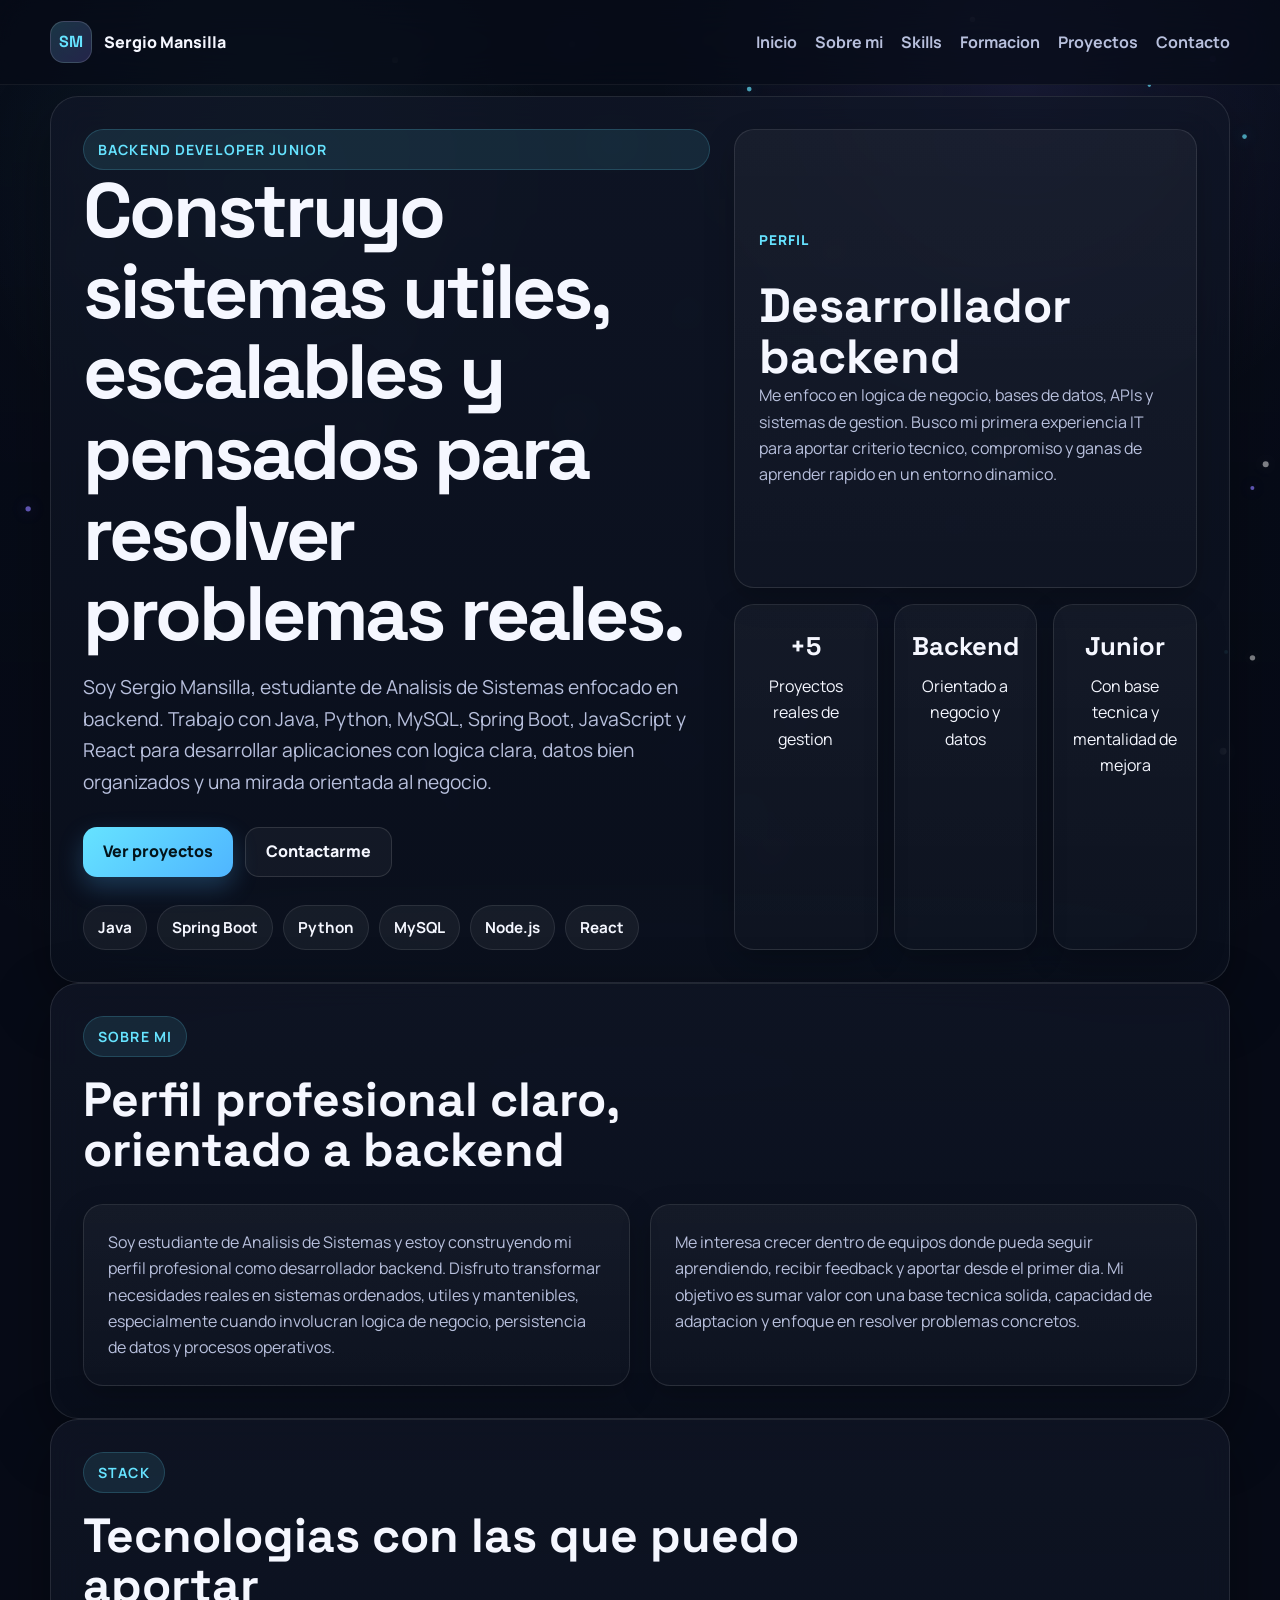
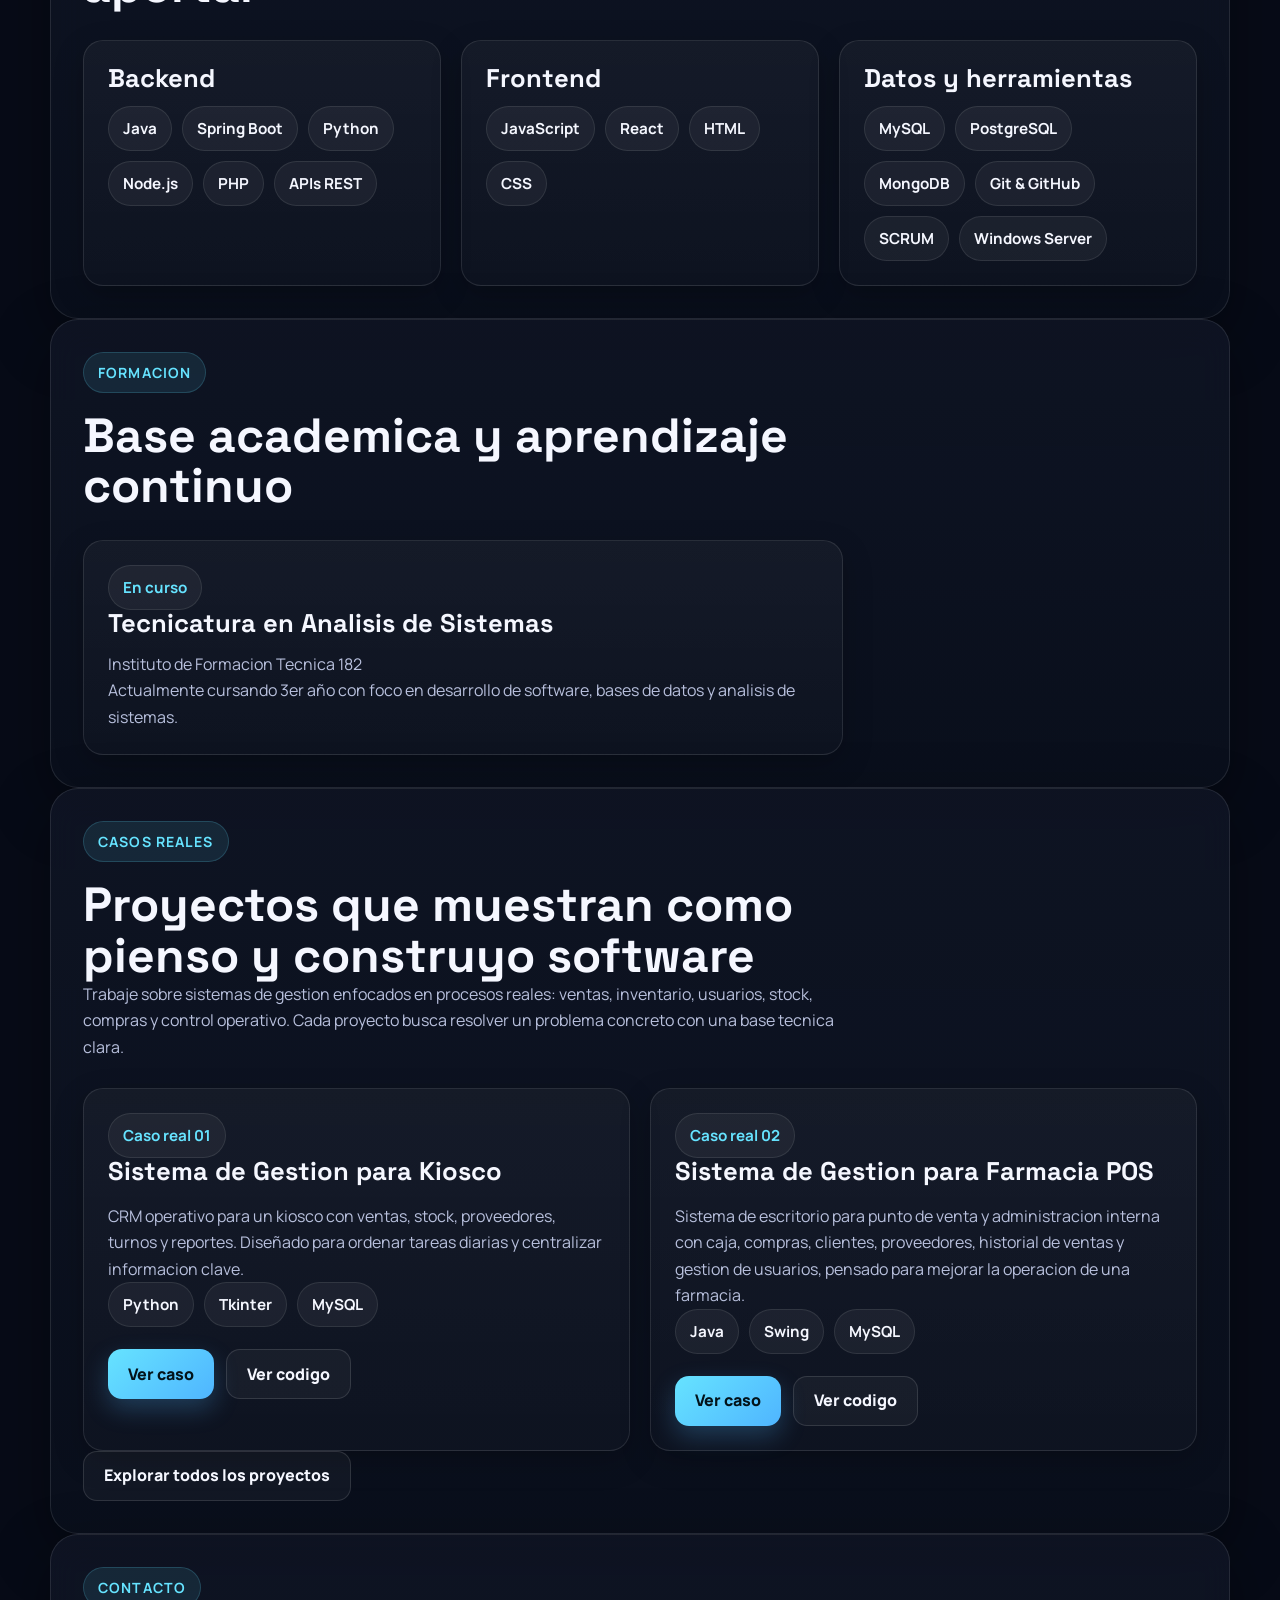
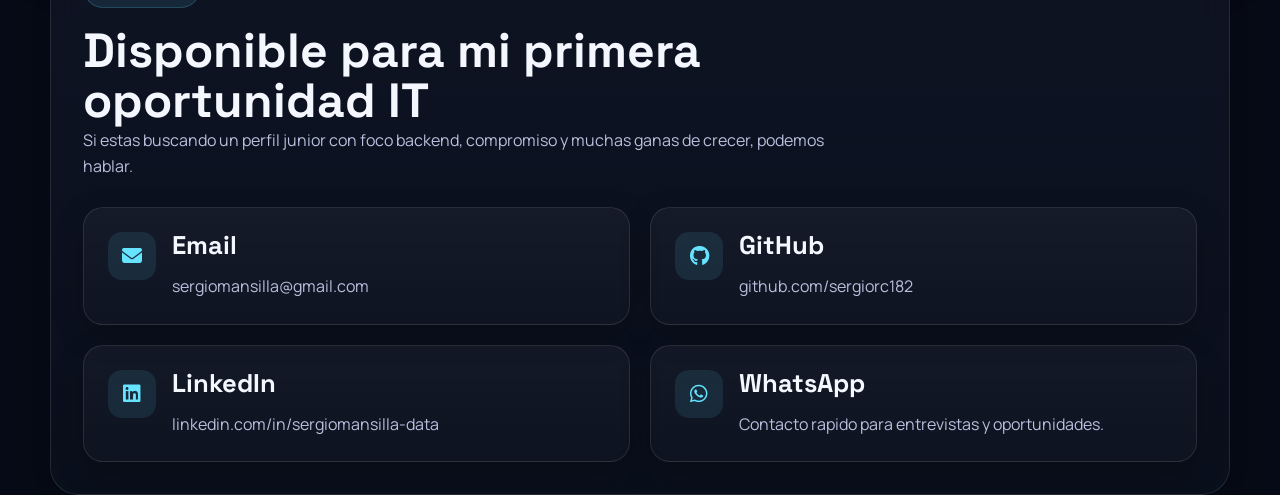
<file: index.html>
<!DOCTYPE html>
<html lang="es">
<head>
    <meta charset="UTF-8">
    <meta name="viewport" content="width=device-width, initial-scale=1.0">
    <title>Sergio Mansilla | Desarrollador Backend Junior | Java | Spring Boot | Python</title>
    <meta name="description" content="Portfolio de Sergio Mansilla, estudiante de Analisis de Sistemas enfocado en desarrollo backend con Java, Python, MySQL y Spring Boot.">
    <link rel="preconnect" href="https://fonts.googleapis.com">
    <link rel="preconnect" href="https://fonts.gstatic.com" crossorigin>
    <link href="https://fonts.googleapis.com/css2?family=Manrope:wght@400;500;700;800&family=Space+Grotesk:wght@500;700&display=swap" rel="stylesheet">
    <link rel="stylesheet" href="https://cdnjs.cloudflare.com/ajax/libs/font-awesome/6.4.0/css/all.min.css">
    <link rel="stylesheet" href="css/style.css">
</head>
<body data-page="home">
    <nav class="navbar">
        <div class="nav-inner">
            <a href="index.html" class="brand">
                <span class="brand-mark">SM</span>
                <span class="brand-text">Sergio Mansilla</span>
            </a>
            <button class="menu-toggle" type="button" aria-label="Abrir menu" aria-expanded="false" aria-controls="main-menu">
                <span></span>
                <span></span>
                <span></span>
            </button>
            <ul id="main-menu">
                <li><a href="#hero">Inicio</a></li>
                <li><a href="#about">Sobre mi</a></li>
                <li><a href="#skills">Skills</a></li>
                <li><a href="#education">Formacion</a></li>
                <li><a href="#projects">Proyectos</a></li>
                <li><a href="#contact">Contacto</a></li>
            </ul>
        </div>
    </nav>

    <main>
        <section id="hero" class="hero section-shell">
            <div class="hero-copy reveal">
                <span class="eyebrow">Backend Developer Junior</span>
                <h1 class="title">Construyo sistemas utiles, escalables y pensados para resolver problemas reales.</h1>
                <p class="subtitle">
                    Soy Sergio Mansilla, estudiante de Analisis de Sistemas enfocado en backend. Trabajo con Java, Python,
                    MySQL, Spring Boot, JavaScript y React para desarrollar aplicaciones con logica clara, datos bien organizados
                    y una mirada orientada al negocio.
                </p>
                <div class="hero-actions">
                    <a href="proyectos.html" class="button button-primary">Ver proyectos</a>
                    <a href="#contact" class="button button-secondary">Contactarme</a>
                </div>
                <div class="hero-tech">
                    <span>Java</span>
                    <span>Spring Boot</span>
                    <span>Python</span>
                    <span>MySQL</span>
                    <span>Node.js</span>
                    <span>React</span>

                </div>
            </div>

            <div class="hero-panel reveal">
                <div class="hero-card hero-card-main">
                    <p class="hero-card-label">Perfil</p>
                    <h2>Desarrollador backend</h2>
                    <p>
                        Me enfoco en logica de negocio, bases de datos, APIs y sistemas de gestion.
                        Busco mi primera experiencia IT para aportar criterio tecnico, compromiso y ganas de aprender rapido en un entorno dinamico.
                    </p>
                </div>
                <div class="hero-metrics">
                    <article class="metric-card reveal">
                        <strong>+5</strong>
                        <span>Proyectos reales de gestion</span>
                    </article>
                    <article class="metric-card reveal">
                        <strong>Backend</strong>
                        <span>Orientado a negocio y datos</span>
                    </article>
                    <article class="metric-card reveal">
                        <strong>Junior</strong>
                        <span>Con base tecnica y mentalidad de mejora</span>
                    </article>
                </div>
            </div>
        </section>

        <section id="about" class="section-shell">
            <div class="section-heading reveal">
                <span class="eyebrow">Sobre mi</span>
                <h2>Perfil profesional claro, orientado a backend</h2>
            </div>
            <div class="about-grid">
                <article class="info-card reveal">
                    <p>
                        Soy estudiante de Analisis de Sistemas y estoy construyendo mi perfil profesional como desarrollador backend.
                        Disfruto transformar necesidades reales en sistemas ordenados, utiles y mantenibles, especialmente cuando
                        involucran logica de negocio, persistencia de datos y procesos operativos.
                    </p>
                </article>
                <article class="info-card reveal">
                    <p>
                        Me interesa crecer dentro de equipos donde pueda seguir aprendiendo, recibir feedback y aportar desde el primer dia.
                        Mi objetivo es sumar valor con una base tecnica solida, capacidad de adaptacion y enfoque en resolver problemas concretos.
                    </p>
                </article>
            </div>
        </section>

        <section id="skills" class="section-shell">
            <div class="section-heading reveal">
                <span class="eyebrow">Stack</span>
                <h2>Tecnologias con las que puedo aportar</h2>
            </div>
            <div class="skills-layout">
                <article class="skill-group reveal">
                    <h3>Backend</h3>
                    <div class="badge-grid">
                        <span class="skill-badge">Java</span>
                        <span class="skill-badge">Spring Boot</span>
                        <span class="skill-badge">Python</span>
                        <span class="skill-badge">Node.js</span>
                        <span class="skill-badge">PHP</span>
                        <span class="skill-badge">APIs REST</span>
                    </div>
                </article>
                <article class="skill-group reveal">
                    <h3>Frontend</h3>
                    <div class="badge-grid">
                        <span class="skill-badge">JavaScript</span>
                        <span class="skill-badge">React</span>
                        <span class="skill-badge">HTML</span>
                        <span class="skill-badge">CSS</span>
                    </div>
                </article>
                <article class="skill-group reveal">
                    <h3>Datos y herramientas</h3>
                    <div class="badge-grid">
                        <span class="skill-badge">MySQL</span>
                        <span class="skill-badge">PostgreSQL</span>
                        <span class="skill-badge">MongoDB</span>
                        <span class="skill-badge">Git & GitHub</span>
                        <span class="skill-badge">SCRUM</span>
                        <span class="skill-badge">Windows Server</span>
                    </div>
                </article>
            </div>
        </section>

        <section id="education" class="section-shell">
            <div class="section-heading reveal">
                <span class="eyebrow">Formacion</span>
                <h2>Base academica y aprendizaje continuo</h2>
            </div>
            <div class="timeline-card reveal">
                <span class="timeline-tag">En curso</span>
                <h3>Tecnicatura en Analisis de Sistemas</h3>
                <p>Instituto de Formacion Tecnica 182</p>
                <p>Actualmente cursando 3er año con foco en desarrollo de software, bases de datos y analisis de sistemas.</p>
            </div>
        </section>

        <section id="projects" class="section-shell">
            <div class="section-heading reveal">
                <span class="eyebrow">Casos reales</span>
                <h2>Proyectos que muestran como pienso y construyo software</h2>
                <p>
                    Trabaje sobre sistemas de gestion enfocados en procesos reales: ventas, inventario, usuarios, stock,
                    compras y control operativo. Cada proyecto busca resolver un problema concreto con una base tecnica clara.
                </p>
            </div>
            <div class="project-preview-grid">
                <article class="feature-project reveal">
                    <div class="feature-project-top">
                        <span class="feature-project-tag">Caso real 01</span>
                        <h3>Sistema de Gestion para Kiosco</h3>
                    </div>
                    <p>
                        CRM operativo para un kiosco con ventas, stock, proveedores, turnos y reportes.
                        Diseñado para ordenar tareas diarias y centralizar informacion clave.
                    </p>
                    <div class="inline-badges">
                        <span>Python</span>
                        <span>Tkinter</span>
                        <span>MySQL</span>
                    </div>
                    <div class="project-actions">
                        <a href="proyecto-kiosco.html" class="button button-primary">Ver caso</a>
                        <a href="https://github.com/sergiorc182/Kiosco-CRM" class="button button-secondary" target="_blank" rel="noopener noreferrer">Ver codigo</a>
                    </div>
                </article>
                <article class="feature-project reveal">
                    <div class="feature-project-top">
                        <span class="feature-project-tag">Caso real 02</span>
                        <h3>Sistema de Gestion para Farmacia POS</h3>
                    </div>
                    <p>
                        Sistema de escritorio para punto de venta y administracion interna con caja, compras,
                        clientes, proveedores, historial de ventas y gestion de usuarios, pensado para mejorar la operacion de una farmacia.
                    </p>
                    <div class="inline-badges">
                        <span>Java</span>
                        <span>Swing</span>
                        <span>MySQL</span>
                    </div>
                    <div class="project-actions">
                        <a href="proyecto-farmacia.html" class="button button-primary">Ver caso</a>
                        <a href="https://github.com/sergiorc182/Sistema-Farmacia-POS" class="button button-secondary" target="_blank" rel="noopener noreferrer">Ver codigo</a>
                    </div>
                </article>
            </div>
            <div class="projects-cta reveal">
                <a href="proyectos.html" class="button button-secondary">Explorar todos los proyectos</a>
            </div>
        </section>

        <section id="contact" class="section-shell">
            <div class="section-heading reveal">
                <span class="eyebrow">Contacto</span>
                <h2>Disponible para mi primera oportunidad IT</h2>
                <p>
                    Si estas buscando un perfil junior con foco backend, compromiso y muchas ganas de crecer, podemos hablar.
                </p>
            </div>
            <div class="contact-grid">
                <a class="contact-card reveal" href="mailto:yuthielmansillarc@gmail.com?subject=Contacto%20desde%20tu%20portfolio" target="_blank" rel="noopener noreferrer">
                    <i class="fas fa-envelope"></i>
                    <div>
                        <h3>Email</h3>
                        <p>sergiomansilla@gmail.com</p>
                    </div>
                </a>
                <a class="contact-card reveal" href="https://github.com/sergiorc182" target="_blank" rel="noopener noreferrer">
                    <i class="fab fa-github"></i>
                    <div>
                        <h3>GitHub</h3>
                        <p>github.com/sergiorc182</p>
                    </div>
                </a>
                <a class="contact-card reveal" href="https://www.linkedin.com/in/sergiomansilla-data" target="_blank" rel="noopener noreferrer">
                    <i class="fab fa-linkedin"></i>
                    <div>
                        <h3>LinkedIn</h3>
                        <p>linkedin.com/in/sergiomansilla-data</p>
                    </div>
                </a>
                <a class="contact-card reveal" href="https://wa.me/5491151040619" target="_blank" rel="noopener noreferrer">
                    <i class="fab fa-whatsapp"></i>
                    <div>
                        <h3>WhatsApp</h3>
                        <p>Contacto rapido para entrevistas y oportunidades.</p>
                    </div>
                </a>
            </div>
        </section>
    </main>

    <canvas id="background"></canvas>
    <script src="js/script.js"></script>
</body>
</html>
</file>
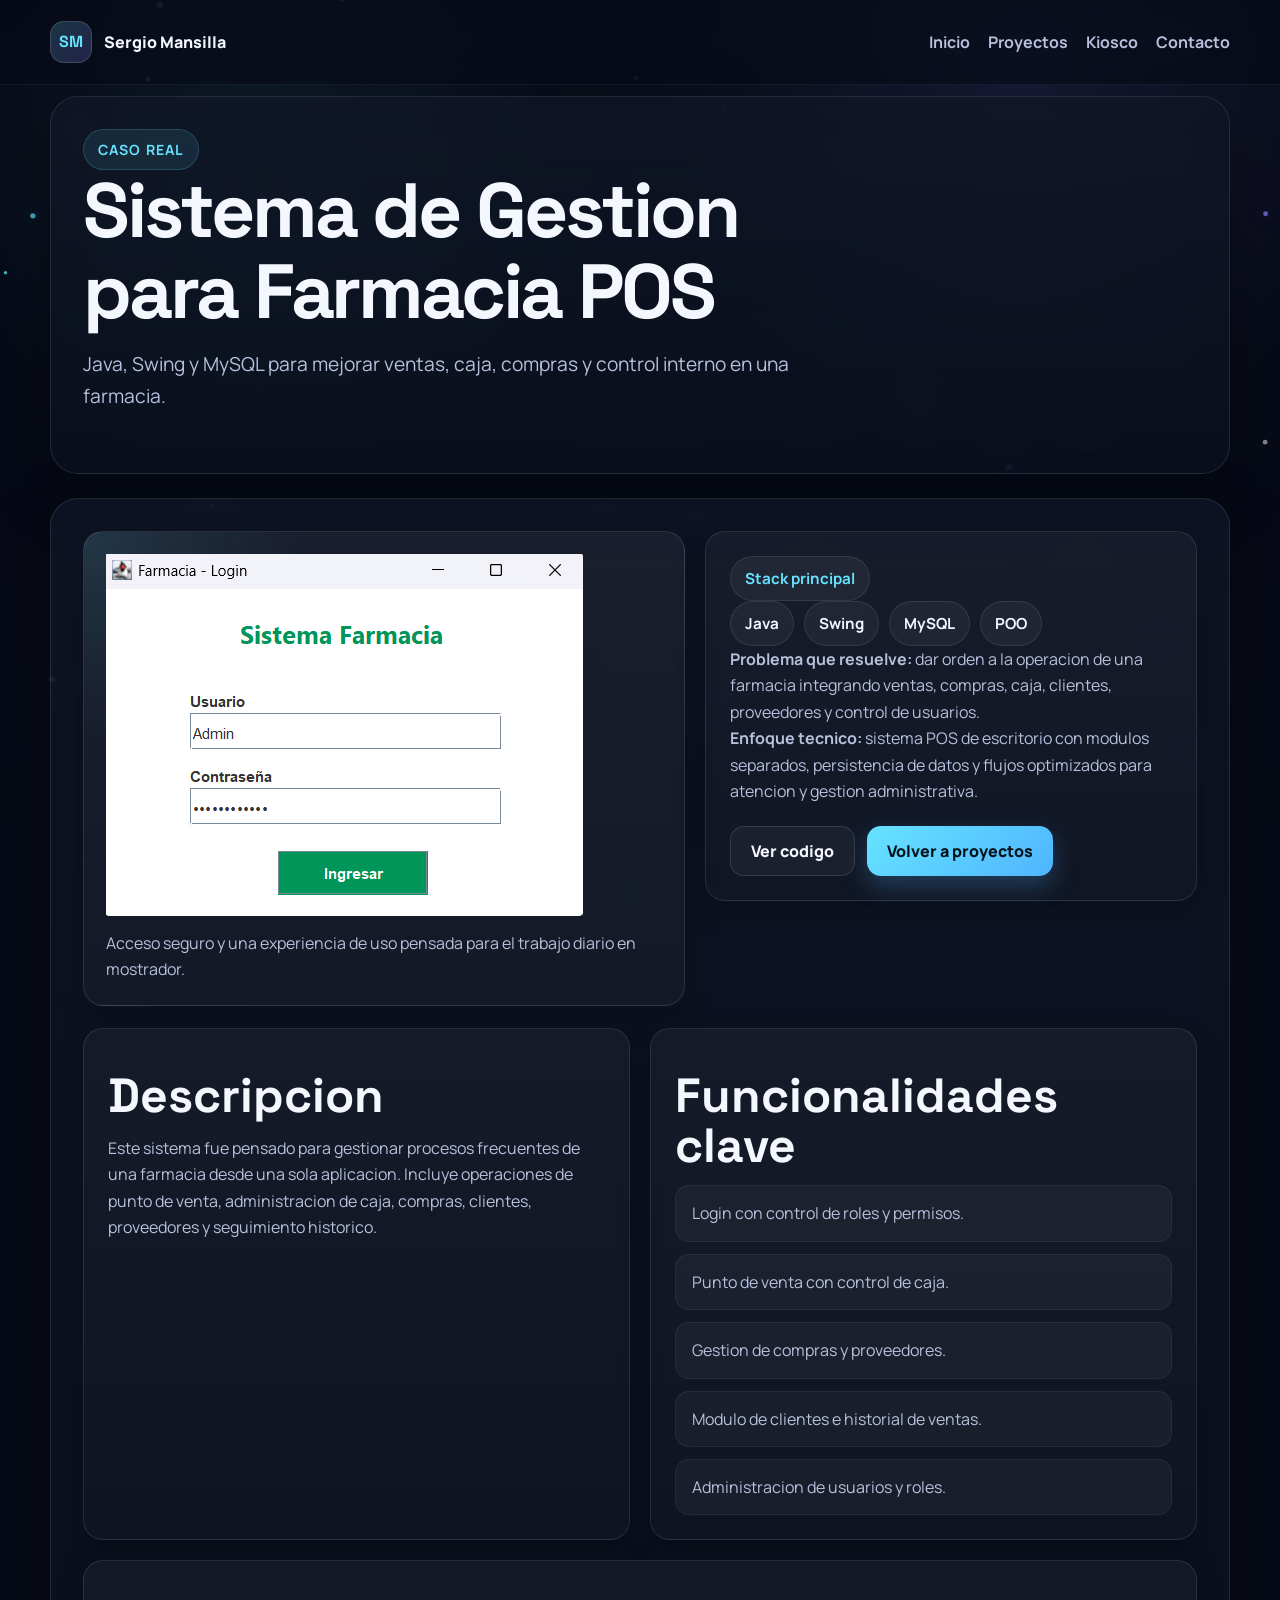
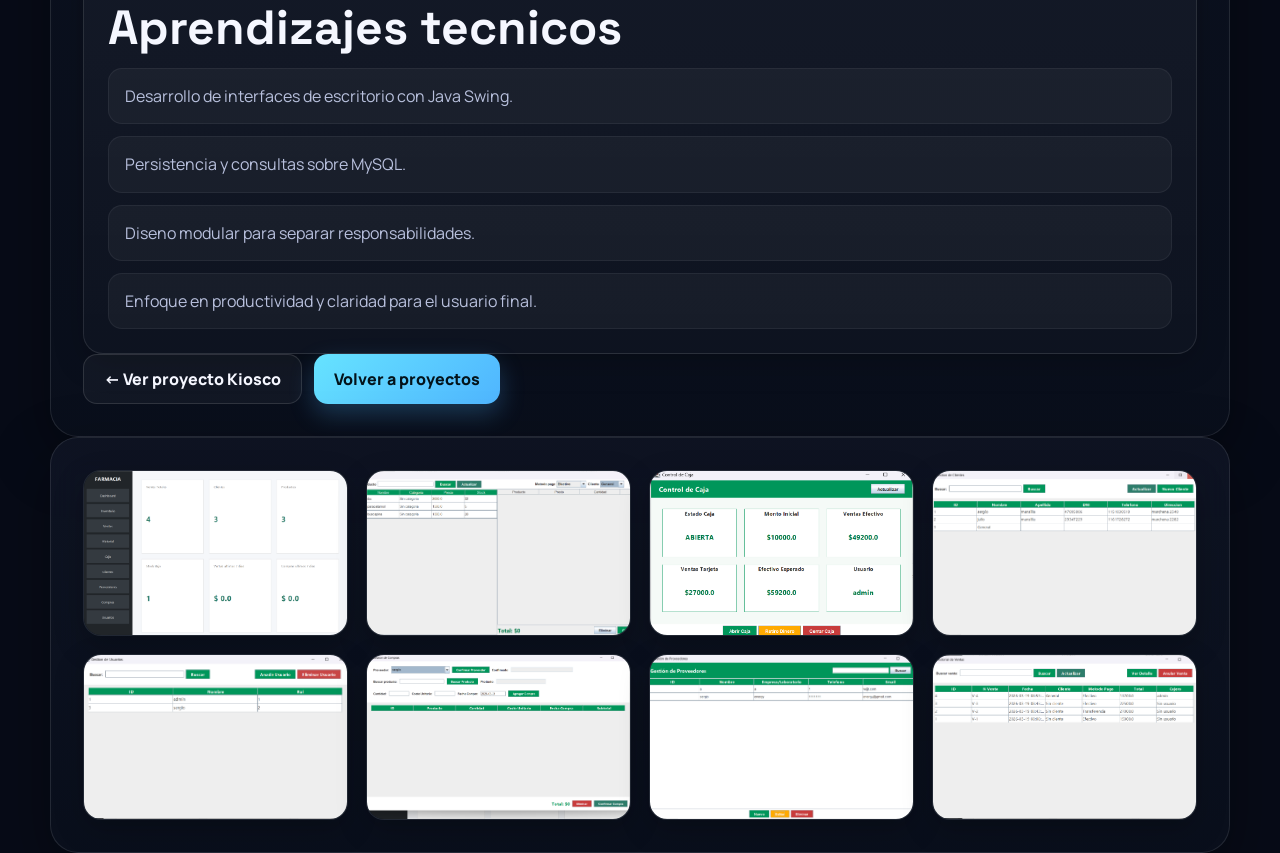
<file: proyecto-farmacia.html>
<!DOCTYPE html>
<html lang="es">
<head>
    <meta charset="UTF-8">
    <meta name="viewport" content="width=device-width, initial-scale=1.0">
    <title>Proyecto Farmacia POS | Sergio Mansilla</title>
    <meta name="description" content="Caso real de sistema de farmacia POS desarrollado por Sergio Mansilla con Java, Swing y MySQL.">
    <link rel="preconnect" href="https://fonts.googleapis.com">
    <link rel="preconnect" href="https://fonts.gstatic.com" crossorigin>
    <link href="https://fonts.googleapis.com/css2?family=Manrope:wght@400;500;700;800&family=Space+Grotesk:wght@500;700&display=swap" rel="stylesheet">
    <link rel="stylesheet" href="https://cdnjs.cloudflare.com/ajax/libs/font-awesome/6.4.0/css/all.min.css">
    <link rel="stylesheet" href="css/style.css">
</head>
<body data-page="project-detail">
    <nav class="navbar">
        <div class="nav-inner">
            <a href="index.html" class="brand">
                <span class="brand-mark">SM</span>
                <span class="brand-text">Sergio Mansilla</span>
            </a>
            <button class="menu-toggle" type="button" aria-label="Abrir menu" aria-expanded="false" aria-controls="detail-menu">
                <span></span>
                <span></span>
                <span></span>
            </button>
            <ul id="detail-menu">
                <li><a href="index.html">Inicio</a></li>
                <li><a href="proyectos.html">Proyectos</a></li>
                <li><a href="proyecto-kiosco.html">Kiosco</a></li>
                <li><a href="index.html#contact">Contacto</a></li>
            </ul>
        </div>
    </nav>

    <main>
        <section class="page-hero section-shell">
            <div class="section-heading reveal">
                <span class="eyebrow">Caso real</span>
                <h1 class="title">Sistema de Gestion para Farmacia POS</h1>
                <p class="subtitle">Java, Swing y MySQL para mejorar ventas, caja, compras y control interno en una farmacia.</p>
            </div>
        </section>

        <section class="project-detail section-shell">
            <div class="project-summary-grid">
                <article class="project-spotlight reveal">
                    <div class="project-image">
                        <div class="image-placeholder">
                            <div class="imagenes"><img src="img/Login FARMACIA.png" alt="Login del sistema de farmacia" loading="lazy"></div>
                            <p>Acceso seguro y una experiencia de uso pensada para el trabajo diario en mostrador.</p>
                        </div>
                    </div>
                </article>

                <article class="project-overview reveal">
                    <span class="feature-project-tag">Stack principal</span>
                    <div class="tech-container">
                        <span class="tech-badge">Java</span>
                        <span class="tech-badge">Swing</span>
                        <span class="tech-badge">MySQL</span>
                        <span class="tech-badge">POO</span>
                    </div>
                    <p><strong>Problema que resuelve:</strong> dar orden a la operacion de una farmacia integrando ventas, compras, caja, clientes, proveedores y control de usuarios.</p>
                    <p><strong>Enfoque tecnico:</strong> sistema POS de escritorio con modulos separados, persistencia de datos y flujos optimizados para atencion y gestion administrativa.</p>
                    <div class="project-actions">
                        <a href="https://github.com/sergiorc182/Sistema-Farmacia-POS" class="button button-secondary" target="_blank" rel="noopener noreferrer">Ver codigo</a>
                        <a href="proyectos.html" class="button button-primary">Volver a proyectos</a>
                    </div>
                </article>
            </div>

            <div class="detail-grid">
                <article class="detail-card reveal">
                    <h2>Descripcion</h2>
                    <p>
                        Este sistema fue pensado para gestionar procesos frecuentes de una farmacia desde una sola aplicacion.
                        Incluye operaciones de punto de venta, administracion de caja, compras, clientes, proveedores y seguimiento historico.
                    </p>
                </article>

                <article class="detail-card reveal">
                    <h2>Funcionalidades clave</h2>
                    <ul class="features-list">
                        <li>Login con control de roles y permisos.</li>
                        <li>Punto de venta con control de caja.</li>
                        <li>Gestion de compras y proveedores.</li>
                        <li>Modulo de clientes e historial de ventas.</li>
                        <li>Administracion de usuarios y roles.</li>
                    </ul>
                </article>

                <article class="detail-card reveal">
                    <h2>Aprendizajes tecnicos</h2>
                    <ul class="features-list">
                        <li>Desarrollo de interfaces de escritorio con Java Swing.</li>
                        <li>Persistencia y consultas sobre MySQL.</li>
                        <li>Diseno modular para separar responsabilidades.</li>
                        <li>Enfoque en productividad y claridad para el usuario final.</li>
                    </ul>
                </article>
            </div>

            <div class="nav-links reveal">
                <a href="proyecto-kiosco.html" class="button button-secondary">← Ver proyecto Kiosco</a>
                <a href="proyectos.html" class="button button-primary">Volver a proyectos</a>
            </div>
        </section>

        <section class="galeria section-shell">
            <div class="imagenes reveal"><img src="img/Panel principal-Dashboard.png" alt="Dashboard del sistema de farmacia" loading="lazy"></div>
            <div class="imagenes reveal"><img src="img/Punto de venta.png" alt="Punto de venta del sistema de farmacia" loading="lazy"></div>
            <div class="imagenes reveal"><img src="img/Control de caja.png" alt="Control de caja del sistema de farmacia" loading="lazy"></div>
            <div class="imagenes reveal"><img src="img/Gestion de clientes.png" alt="Gestion de clientes del sistema de farmacia" loading="lazy"></div>
            <div class="imagenes reveal"><img src="img/Gestion de usuarios y roles.png" alt="Gestion de usuarios y roles del sistema de farmacia" loading="lazy"></div>
            <div class="imagenes reveal"><img src="img/Gestion de compras.png" alt="Gestion de compras del sistema de farmacia" loading="lazy"></div>
            <div class="imagenes reveal"><img src="img/Gestion de proveedores.png" alt="Gestion de proveedores del sistema de farmacia" loading="lazy"></div>
            <div class="imagenes reveal"><img src="img/Historial de ventas.png" alt="Historial de ventas del sistema de farmacia" loading="lazy"></div>
        </section>
    </main>

    <canvas id="background"></canvas>
    <script src="js/script.js"></script>
</body>
</html>
</file>
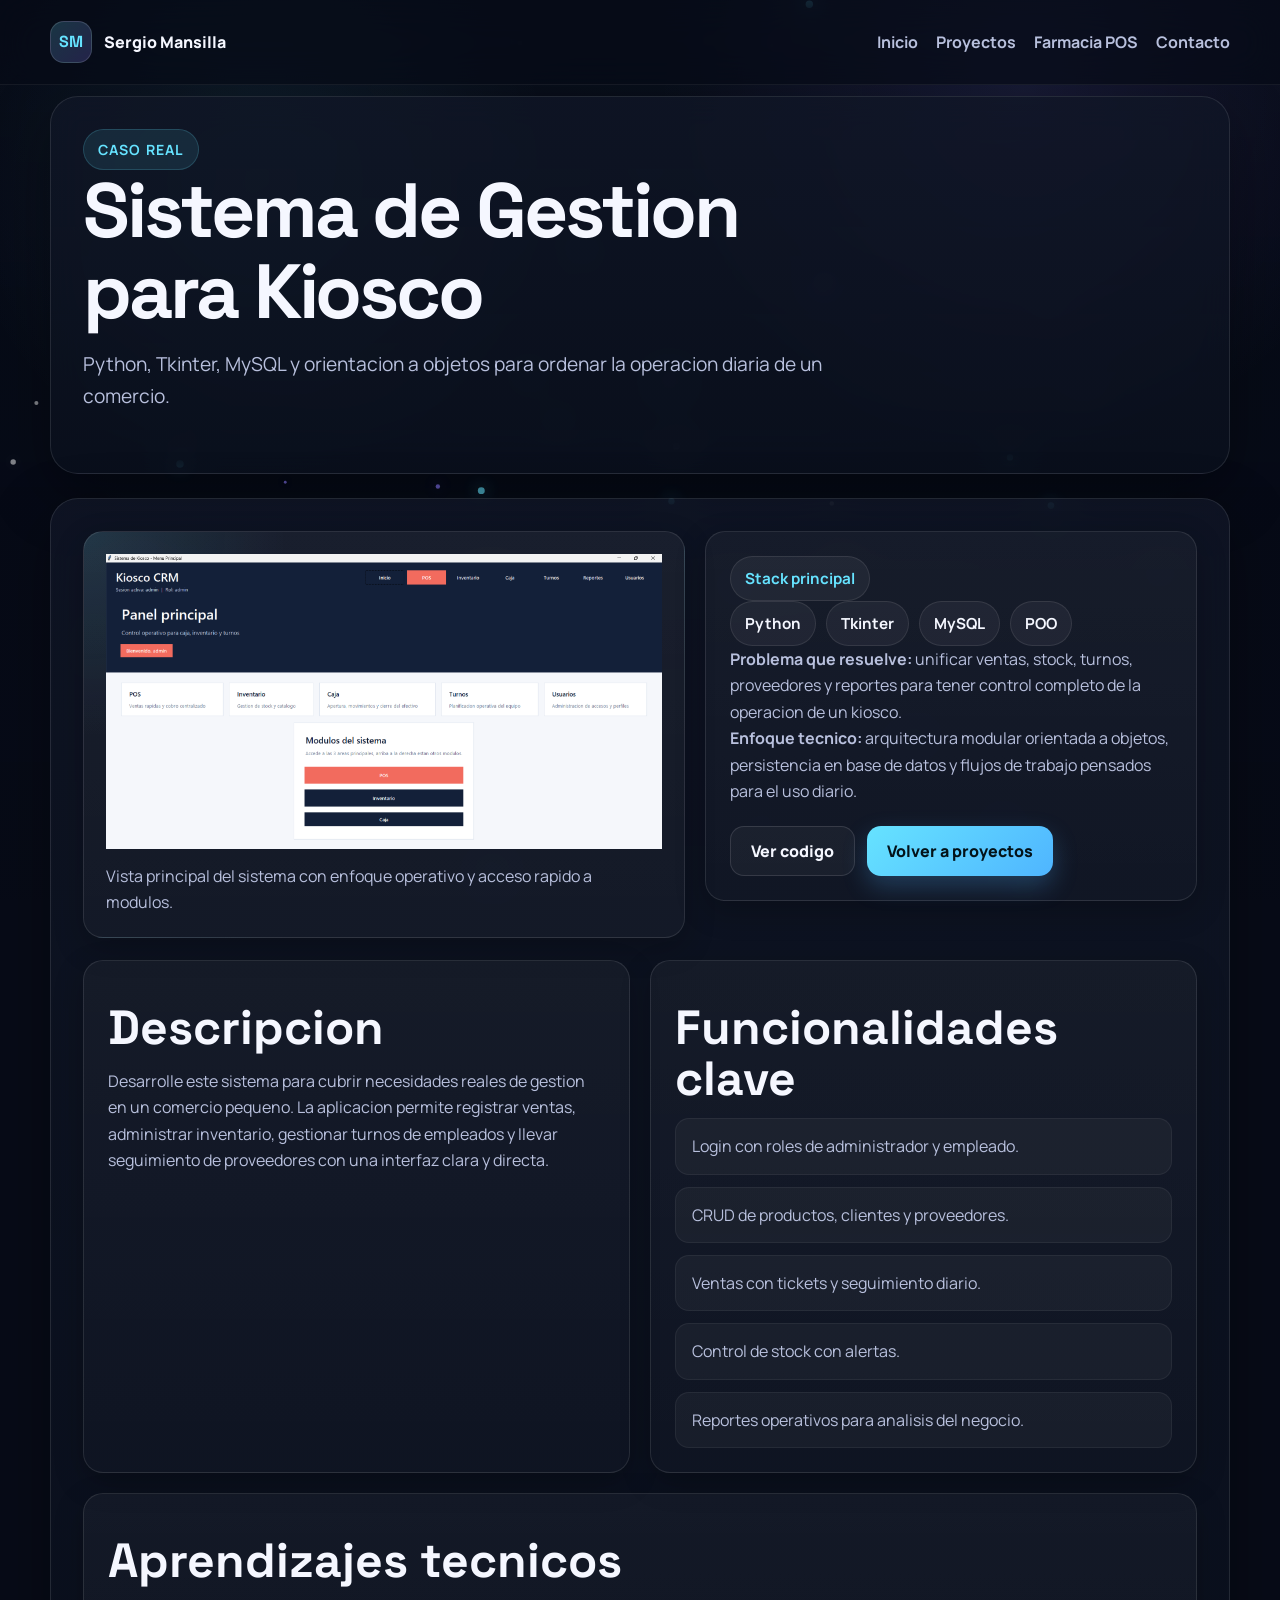
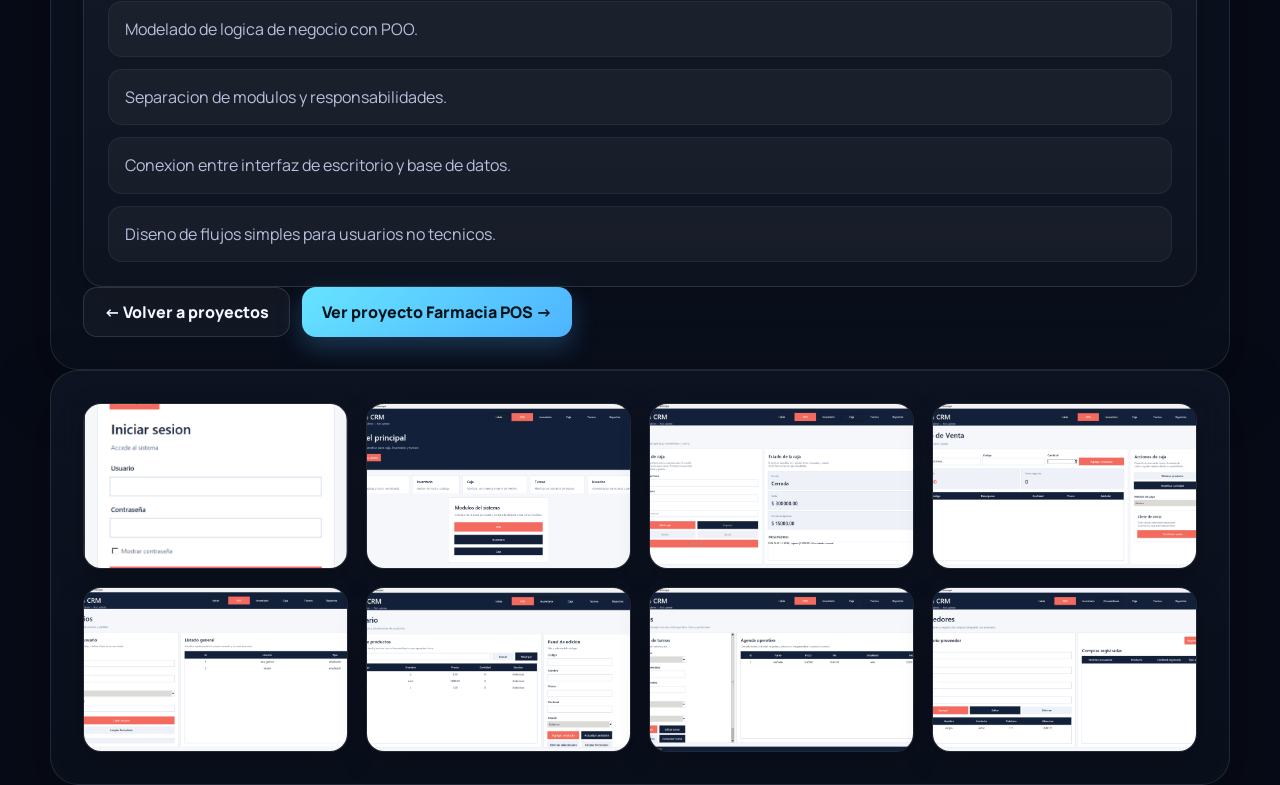
<file: proyecto-kiosco.html>
<!DOCTYPE html>
<html lang="es">
<head>
    <meta charset="UTF-8">
    <meta name="viewport" content="width=device-width, initial-scale=1.0">
    <title>Proyecto Kiosco | Sergio Mansilla</title>
    <meta name="description" content="Caso real de sistema de gestion para kiosco desarrollado por Sergio Mansilla con Python, Tkinter y MySQL.">
    <link rel="preconnect" href="https://fonts.googleapis.com">
    <link rel="preconnect" href="https://fonts.gstatic.com" crossorigin>
    <link href="https://fonts.googleapis.com/css2?family=Manrope:wght@400;500;700;800&family=Space+Grotesk:wght@500;700&display=swap" rel="stylesheet">
    <link rel="stylesheet" href="https://cdnjs.cloudflare.com/ajax/libs/font-awesome/6.4.0/css/all.min.css">
    <link rel="stylesheet" href="css/style.css">
</head>
<body data-page="project-detail">
    <nav class="navbar">
        <div class="nav-inner">
            <a href="index.html" class="brand">
                <span class="brand-mark">SM</span>
                <span class="brand-text">Sergio Mansilla</span>
            </a>
            <button class="menu-toggle" type="button" aria-label="Abrir menu" aria-expanded="false" aria-controls="detail-menu">
                <span></span>
                <span></span>
                <span></span>
            </button>
            <ul id="detail-menu">
                <li><a href="index.html">Inicio</a></li>
                <li><a href="proyectos.html">Proyectos</a></li>
                <li><a href="proyecto-farmacia.html">Farmacia POS</a></li>
                <li><a href="index.html#contact">Contacto</a></li>
            </ul>
        </div>
    </nav>

    <main>
        <section class="page-hero section-shell">
            <div class="section-heading reveal">
                <span class="eyebrow">Caso real</span>
                <h1 class="title">Sistema de Gestion para Kiosco</h1>
                <p class="subtitle">Python, Tkinter, MySQL y orientacion a objetos para ordenar la operacion diaria de un comercio.</p>
            </div>
        </section>

        <section class="project-detail section-shell">
            <div class="project-summary-grid">
                <article class="project-spotlight reveal">
                    <div class="project-image">
                        <div class="image-placeholder">
                            <div class="imagenes"><img src="img/main.png" alt="Pantalla principal del sistema de kiosco" loading="lazy"></div>
                            <p>Vista principal del sistema con enfoque operativo y acceso rapido a modulos.</p>
                        </div>
                    </div>
                </article>

                <article class="project-overview reveal">
                    <span class="feature-project-tag">Stack principal</span>
                    <div class="tech-container">
                        <span class="tech-badge">Python</span>
                        <span class="tech-badge">Tkinter</span>
                        <span class="tech-badge">MySQL</span>
                        <span class="tech-badge">POO</span>
                    </div>
                    <p><strong>Problema que resuelve:</strong> unificar ventas, stock, turnos, proveedores y reportes para tener control completo de la operacion de un kiosco.</p>
                    <p><strong>Enfoque tecnico:</strong> arquitectura modular orientada a objetos, persistencia en base de datos y flujos de trabajo pensados para el uso diario.</p>
                    <div class="project-actions">
                        <a href="https://github.com/sergiorc182/Kiosco-CRM" class="button button-secondary" target="_blank" rel="noopener noreferrer">Ver codigo</a>
                        <a href="proyectos.html" class="button button-primary">Volver a proyectos</a>
                    </div>
                </article>
            </div>

            <div class="detail-grid">
                <article class="detail-card reveal">
                    <h2>Descripcion</h2>
                    <p>
                        Desarrolle este sistema para cubrir necesidades reales de gestion en un comercio pequeno.
                        La aplicacion permite registrar ventas, administrar inventario, gestionar turnos de empleados y
                        llevar seguimiento de proveedores con una interfaz clara y directa.
                    </p>
                </article>

                <article class="detail-card reveal">
                    <h2>Funcionalidades clave</h2>
                    <ul class="features-list">
                        <li>Login con roles de administrador y empleado.</li>
                        <li>CRUD de productos, clientes y proveedores.</li>
                        <li>Ventas con tickets y seguimiento diario.</li>
                        <li>Control de stock con alertas.</li>
                        <li>Reportes operativos para analisis del negocio.</li>
                    </ul>
                </article>

                <article class="detail-card reveal">
                    <h2>Aprendizajes tecnicos</h2>
                    <ul class="features-list">
                        <li>Modelado de logica de negocio con POO.</li>
                        <li>Separacion de modulos y responsabilidades.</li>
                        <li>Conexion entre interfaz de escritorio y base de datos.</li>
                        <li>Diseno de flujos simples para usuarios no tecnicos.</li>
                    </ul>
                </article>
            </div>

            <div class="nav-links reveal">
                <a href="proyectos.html" class="button button-secondary">← Volver a proyectos</a>
                <a href="proyecto-farmacia.html" class="button button-primary">Ver proyecto Farmacia POS →</a>
            </div>
        </section>

        <section class="galeria section-shell">
            <div class="imagenes reveal"><img src="img/Login.png" alt="Login del sistema de kiosco" loading="lazy"></div>
            <div class="imagenes reveal"><img src="img/main.png" alt="Dashboard del sistema de kiosco" loading="lazy"></div>
            <div class="imagenes reveal"><img src="img/caja.png" alt="Modulo de caja del sistema de kiosco" loading="lazy"></div>
            <div class="imagenes reveal"><img src="img/venta.png" alt="Modulo de ventas del sistema de kiosco" loading="lazy"></div>
            <div class="imagenes reveal"><img src="img/crearusuario.png" alt="Gestion de usuarios del sistema de kiosco" loading="lazy"></div>
            <div class="imagenes reveal"><img src="img/inventario.png" alt="Inventario del sistema de kiosco" loading="lazy"></div>
            <div class="imagenes reveal"><img src="img/turnos.png" alt="Turnos del sistema de kiosco" loading="lazy"></div>
            <div class="imagenes reveal"><img src="img/proveedor.png" alt="Modulo de proveedores del sistema de kiosco" loading="lazy"></div>
        </section>
    </main>

    <canvas id="background"></canvas>
    <script src="js/script.js"></script>
</body>
</html>
</file>
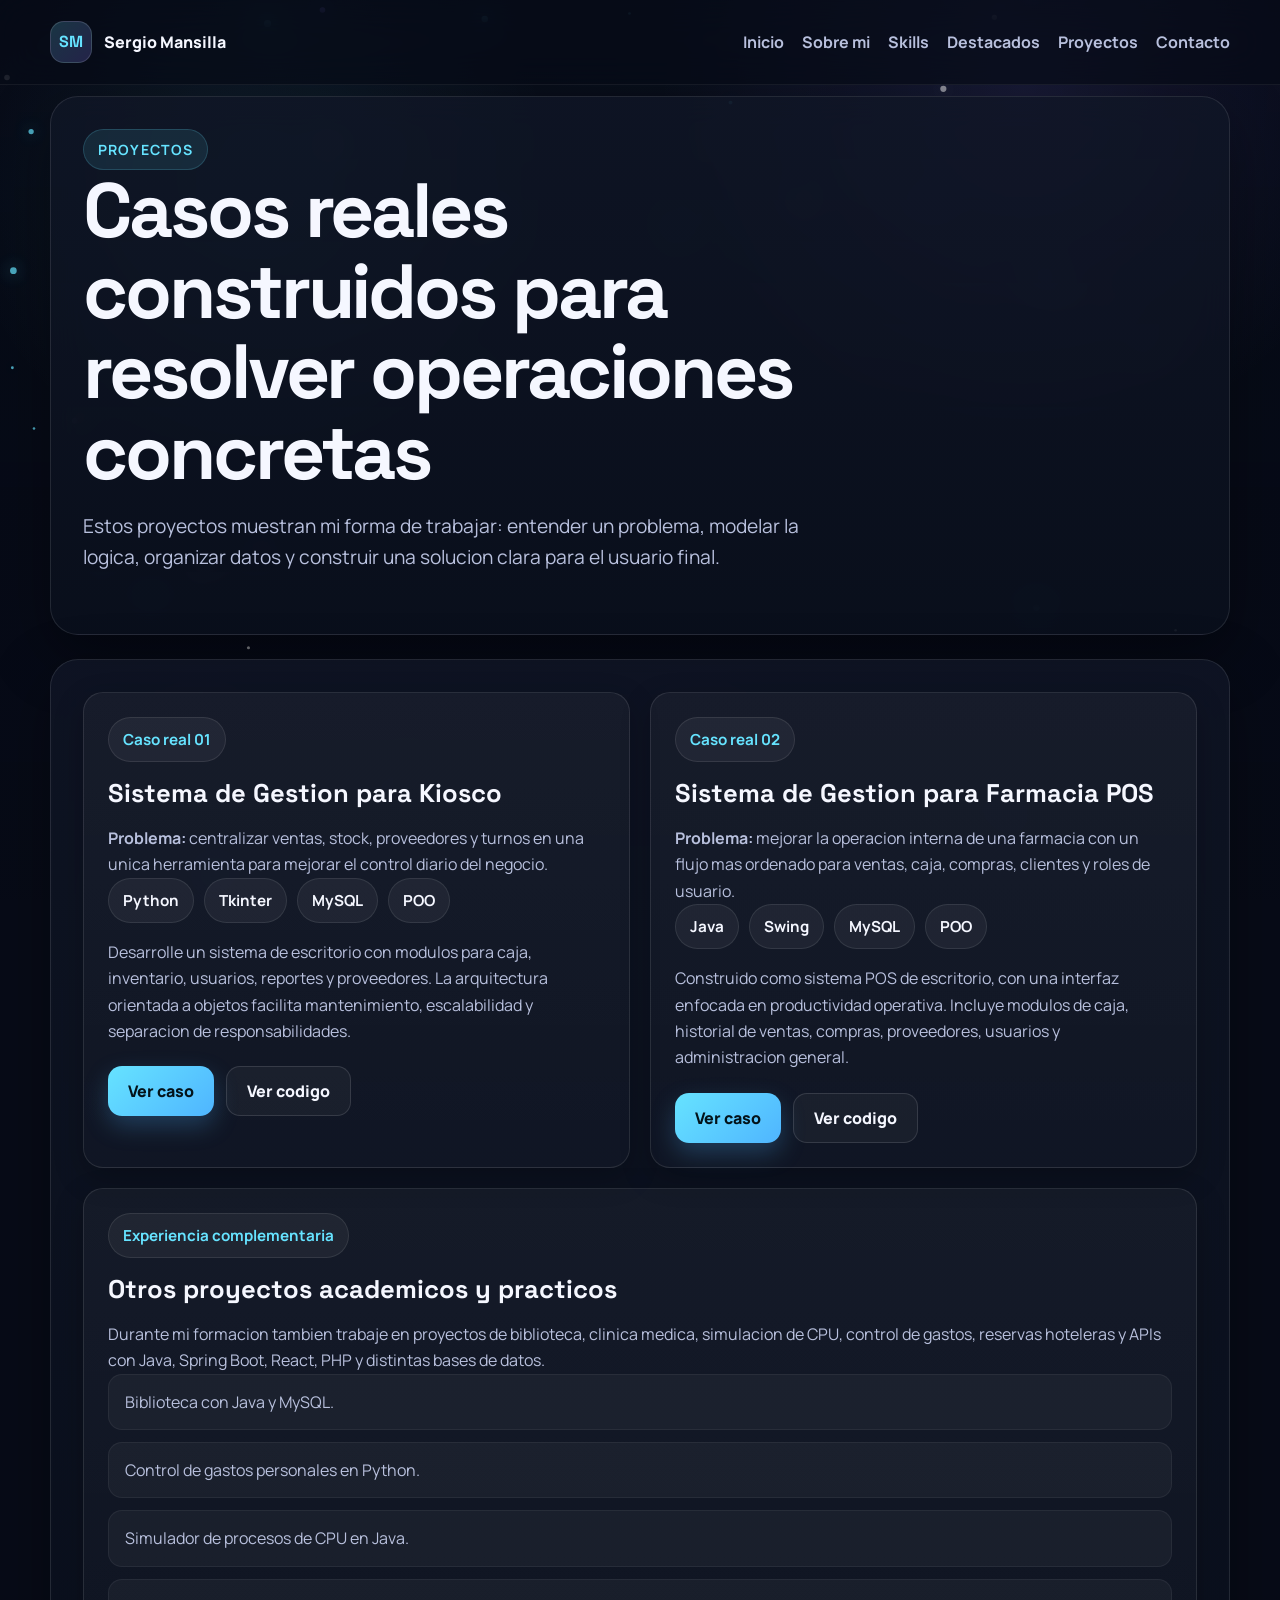
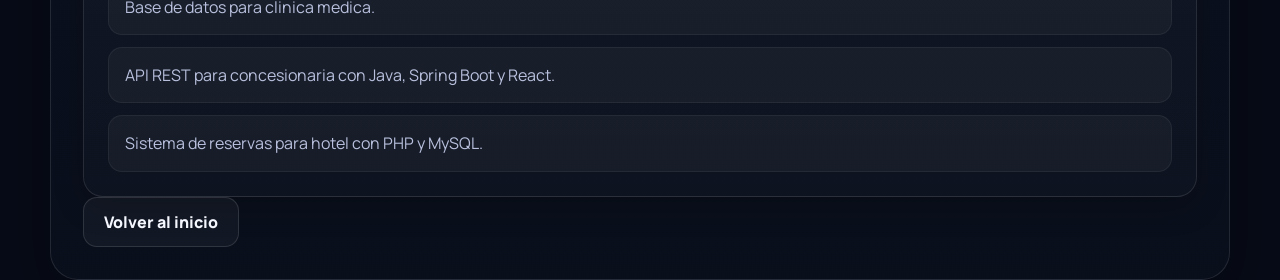
<file: proyectos.html>
<!DOCTYPE html>
<html lang="es">
<head>
    <meta charset="UTF-8">
    <meta name="viewport" content="width=device-width, initial-scale=1.0">
    <title>Proyectos | Sergio Mansilla</title>
    <meta name="description" content="Casos reales desarrollados por Sergio Mansilla: sistemas de gestion, backend, bases de datos y herramientas orientadas al negocio.">
    <link rel="preconnect" href="https://fonts.googleapis.com">
    <link rel="preconnect" href="https://fonts.gstatic.com" crossorigin>
    <link href="https://fonts.googleapis.com/css2?family=Manrope:wght@400;500;700;800&family=Space+Grotesk:wght@500;700&display=swap" rel="stylesheet">
    <link rel="stylesheet" href="https://cdnjs.cloudflare.com/ajax/libs/font-awesome/6.4.0/css/all.min.css">
    <link rel="stylesheet" href="css/style.css">
</head>
<body data-page="projects">
    <nav class="navbar">
        <div class="nav-inner">
            <a href="index.html" class="brand">
                <span class="brand-mark">SM</span>
                <span class="brand-text">Sergio Mansilla</span>
            </a>
            <button class="menu-toggle" type="button" aria-label="Abrir menu" aria-expanded="false" aria-controls="projects-menu">
                <span></span>
                <span></span>
                <span></span>
            </button>
            <ul id="projects-menu">
                <li><a href="index.html">Inicio</a></li>
                <li><a href="index.html#about">Sobre mi</a></li>
                <li><a href="index.html#skills">Skills</a></li>
                <li><a href="index.html#projects">Destacados</a></li>
                <li><a href="proyectos.html">Proyectos</a></li>
                <li><a href="index.html#contact">Contacto</a></li>
            </ul>
        </div>
    </nav>

    <main>
        <section class="page-hero section-shell">
            <div class="section-heading reveal">
                <span class="eyebrow">Proyectos</span>
                <h1 class="title">Casos reales construidos para resolver operaciones concretas</h1>
                <p class="subtitle">
                    Estos proyectos muestran mi forma de trabajar: entender un problema, modelar la logica, organizar datos
                    y construir una solucion clara para el usuario final.
                </p>
            </div>
        </section>

        <section class="section-shell">
            <div class="projects-container case-grid">
                <article class="project-card project-case reveal">
                    <div class="case-head">
                        <span class="feature-project-tag">Caso real 01</span>
                        <h2 class="project-title">Sistema de Gestion para Kiosco</h2>
                    </div>
                    <p class="case-problem"><strong>Problema:</strong> centralizar ventas, stock, proveedores y turnos en una unica herramienta para mejorar el control diario del negocio.</p>
                    <div class="project-tech">
                        <span class="tech-tag">Python</span>
                        <span class="tech-tag">Tkinter</span>
                        <span class="tech-tag">MySQL</span>
                        <span class="tech-tag">POO</span>
                    </div>
                    <p class="project-description">
                        Desarrolle un sistema de escritorio con modulos para caja, inventario, usuarios, reportes y proveedores.
                        La arquitectura orientada a objetos facilita mantenimiento, escalabilidad y separacion de responsabilidades.
                    </p>
                    <div class="project-actions">
                        <a href="proyecto-kiosco.html" class="button button-primary">Ver caso</a>
                        <a href="https://github.com/sergiorc182/Kiosco-CRM" class="button button-secondary" target="_blank" rel="noopener noreferrer">Ver codigo</a>
                    </div>
                </article>

                <article class="project-card project-case reveal">
                    <div class="case-head">
                        <span class="feature-project-tag">Caso real 02</span>
                        <h2 class="project-title">Sistema de Gestion para Farmacia POS</h2>
                    </div>
                    <p class="case-problem"><strong>Problema:</strong> mejorar la operacion interna de una farmacia con un flujo mas ordenado para ventas, caja, compras, clientes y roles de usuario.</p>
                    <div class="project-tech">
                        <span class="tech-tag">Java</span>
                        <span class="tech-tag">Swing</span>
                        <span class="tech-tag">MySQL</span>
                        <span class="tech-tag">POO</span>
                    </div>
                    <p class="project-description">
                        Construido como sistema POS de escritorio, con una interfaz enfocada en productividad operativa.
                        Incluye modulos de caja, historial de ventas, compras, proveedores, usuarios y administracion general.
                    </p>
                    <div class="project-actions">
                        <a href="proyecto-farmacia.html" class="button button-primary">Ver caso</a>
                        <a href="https://github.com/sergiorc182/Sistema-Farmacia-POS" class="button button-secondary" target="_blank" rel="noopener noreferrer">Ver codigo</a>
                    </div>
                </article>

                <article class="project-card project-case reveal">
                    <div class="case-head">
                        <span class="feature-project-tag">Experiencia complementaria</span>
                        <h2 class="project-title">Otros proyectos academicos y practicos</h2>
                    </div>
                    <p class="project-description">
                        Durante mi formacion tambien trabaje en proyectos de biblioteca, clinica medica, simulacion de CPU,
                        control de gastos, reservas hoteleras y APIs con Java, Spring Boot, React, PHP y distintas bases de datos.
                    </p>
                    <ul class="features-list">
                        <li>Biblioteca con Java y MySQL.</li>
                        <li>Control de gastos personales en Python.</li>
                        <li>Simulador de procesos de CPU en Java.</li>
                        <li>Base de datos para clinica medica.</li>
                        <li>API REST para concesionaria con Java, Spring Boot y React.</li>
                        <li>Sistema de reservas para hotel con PHP y MySQL.</li>
                    </ul>
                </article>
            </div>

            <div class="projects-cta reveal">
                <a href="index.html" class="button button-secondary">Volver al inicio</a>
            </div>
        </section>
    </main>

    <canvas id="background"></canvas>
    <script src="js/script.js"></script>
</body>
</html>
</file>
<file: css/style.css>
* {
    margin: 0;
    padding: 0;
    box-sizing: border-box;
}

:root {
    --bg: #070b17;
    --bg-secondary: #0d1324;
    --panel: rgba(16, 22, 38, 0.72);
    --panel-strong: rgba(18, 25, 43, 0.92);
    --panel-soft: rgba(255, 255, 255, 0.04);
    --border: rgba(255, 255, 255, 0.1);
    --text: #f5f7ff;
    --text-soft: #b8c0dd;
    --text-muted: #8d98bd;
    --primary: #66e3ff;
    --primary-deep: #4fb5ff;
    --accent: #8b7bff;
    --success: #29d18c;
    --shadow-lg: 0 20px 60px rgba(0, 0, 0, 0.35);
    --shadow-md: 0 10px 30px rgba(0, 0, 0, 0.22);
    --radius-xl: 28px;
    --radius-lg: 20px;
    --radius-md: 14px;
    --nav-height: 84px;
    --container: 1180px;
    --section-space: clamp(72px, 10vw, 108px);
}

html {
    scroll-behavior: smooth;
}

body {
    font-family: "Manrope", sans-serif;
    color: var(--text);
    background: radial-gradient(circle at top, rgba(102, 227, 255, 0.12), transparent 30%), var(--bg);
    line-height: 1.65;
    overflow-x: hidden;
    padding-top: var(--nav-height);
}

body.menu-open {
    overflow: hidden;
}

body::before {
    content: "";
    position: fixed;
    inset: 0;
    background:
        radial-gradient(circle at 20% 20%, rgba(102, 227, 255, 0.08), transparent 24%),
        radial-gradient(circle at 80% 10%, rgba(139, 123, 255, 0.12), transparent 28%),
        linear-gradient(180deg, rgba(7, 11, 23, 0.84), rgba(7, 11, 23, 0.98));
    z-index: -3;
}

a {
    color: inherit;
    text-decoration: none;
}

img {
    display: block;
    max-width: 100%;
}

main {
    position: relative;
    z-index: 1;
}

.section-shell {
    width: min(var(--container), calc(100% - 28px));
    margin: 0 auto;
    padding: 32px;
    border: 1px solid var(--border);
    border-radius: var(--radius-xl);
    background: linear-gradient(180deg, rgba(16, 22, 38, 0.8), rgba(11, 17, 30, 0.75));
    box-shadow: var(--shadow-lg);
    backdrop-filter: blur(16px);
}

section + section,
.page-hero + section {
    margin-top: 24px;
}

.eyebrow {
    display: inline-flex;
    align-items: center;
    gap: 10px;
    padding: 8px 14px;
    border-radius: 999px;
    background: rgba(102, 227, 255, 0.1);
    border: 1px solid rgba(102, 227, 255, 0.18);
    color: var(--primary);
    font-size: 0.88rem;
    font-weight: 700;
    letter-spacing: 0.08em;
    text-transform: uppercase;
}

.section-heading {
    max-width: 760px;
    margin-bottom: 28px;
}

.title,
h1,
h2,
h3,
.project-title {
    font-family: "Space Grotesk", sans-serif;
    line-height: 1.05;
}

.title {
    font-size: clamp(2.6rem, 6vw, 5.3rem);
    letter-spacing: -0.04em;
}

.subtitle {
    font-size: clamp(1rem, 2vw, 1.2rem);
    color: var(--text-soft);
    margin-top: 18px;
}

h2 {
    font-size: clamp(1.8rem, 4vw, 3rem);
    margin-top: 18px;
}

h3,
.project-title {
    font-size: clamp(1.25rem, 2vw, 1.65rem);
}

p,
li {
    color: var(--text-soft);
}

ul {
    list-style: none;
}

/* Navbar */
.navbar {
    position: fixed;
    top: 0;
    left: 0;
    width: 100%;
    z-index: 1000;
    background: rgba(7, 11, 23, 0.68);
    border-bottom: 1px solid rgba(255, 255, 255, 0.06);
    backdrop-filter: blur(18px);
}

.nav-inner {
    width: min(var(--container), calc(100% - 28px));
    min-height: var(--nav-height);
    margin: 0 auto;
    display: flex;
    align-items: center;
    justify-content: space-between;
    gap: 20px;
}

.brand {
    display: inline-flex;
    align-items: center;
    gap: 12px;
    font-weight: 800;
}

.brand-mark {
    width: 42px;
    height: 42px;
    border-radius: 14px;
    display: grid;
    place-items: center;
    background: linear-gradient(135deg, rgba(102, 227, 255, 0.2), rgba(139, 123, 255, 0.22));
    border: 1px solid rgba(255, 255, 255, 0.14);
    color: var(--primary);
    font-family: "Space Grotesk", sans-serif;
}

.brand-text {
    color: var(--text);
}

.navbar ul {
    display: flex;
    align-items: center;
    gap: 18px;
}

.navbar ul li a {
    color: var(--text-soft);
    font-weight: 700;
    transition: color 0.25s ease;
}

.navbar ul li a:hover,
.navbar ul li a:focus-visible {
    color: var(--primary);
}

.menu-toggle {
    display: none;
    width: 48px;
    height: 48px;
    border: 0;
    border-radius: 14px;
    background: rgba(255, 255, 255, 0.04);
    cursor: pointer;
    padding: 10px;
}

.menu-toggle span {
    display: block;
    height: 3px;
    border-radius: 999px;
    background: var(--text);
    transition: transform 0.25s ease, opacity 0.25s ease;
}

.menu-toggle span + span {
    margin-top: 7px;
}

.menu-toggle[aria-expanded="true"] span:nth-child(1) {
    transform: translateY(10px) rotate(45deg);
}

.menu-toggle[aria-expanded="true"] span:nth-child(2) {
    opacity: 0;
}

.menu-toggle[aria-expanded="true"] span:nth-child(3) {
    transform: translateY(-10px) rotate(-45deg);
}

/* Buttons */
.button {
    display: inline-flex;
    align-items: center;
    justify-content: center;
    gap: 10px;
    min-height: 50px;
    padding: 0 20px;
    border-radius: 14px;
    font-weight: 800;
    transition: transform 0.25s ease, box-shadow 0.25s ease, border-color 0.25s ease;
}

.button:hover,
.button:focus-visible {
    transform: translateY(-2px);
}

.button-primary {
    color: #03131a;
    background: linear-gradient(135deg, var(--primary), var(--primary-deep));
    box-shadow: 0 10px 24px rgba(79, 181, 255, 0.25);
}

.button-secondary {
    color: var(--text);
    background: rgba(255, 255, 255, 0.04);
    border: 1px solid rgba(255, 255, 255, 0.12);
}

.button-secondary:hover,
.button-secondary:focus-visible {
    border-color: rgba(102, 227, 255, 0.32);
    box-shadow: 0 12px 28px rgba(0, 0, 0, 0.2);
}

/* Hero */
.hero {
    display: grid;
    grid-template-columns: minmax(0, 1.15fr) minmax(320px, 0.85fr);
    gap: 24px;
    align-items: stretch;
    margin-top: 12px;
}

.hero-copy,
.hero-panel {
    min-width: 0;
}

.hero-copy {
    display: flex;
    flex-direction: column;
    justify-content: center;
}

.hero-actions,
.project-actions,
.nav-links,
.projects-cta {
    display: flex;
    flex-wrap: wrap;
    gap: 12px;
}

.hero-actions {
    margin-top: 28px;
}

.hero-tech,
.inline-badges,
.badge-grid,
.project-tech,
.tech-container {
    display: flex;
    flex-wrap: wrap;
    gap: 10px;
}

.hero-tech {
    margin-top: 28px;
}

.hero-tech span,
.inline-badges span,
.skill-badge,
.tech-tag,
.tech-badge,
.feature-project-tag,
.timeline-tag {
    display: inline-flex;
    align-items: center;
    padding: 9px 14px;
    border-radius: 999px;
    background: rgba(255, 255, 255, 0.05);
    border: 1px solid rgba(255, 255, 255, 0.09);
    color: var(--text);
    font-size: 0.95rem;
    font-weight: 700;
}

.hero-panel {
    display: grid;
    gap: 16px;
}

.hero-card,
.metric-card,
.info-card,
.skill-group,
.timeline-card,
.feature-project,
.project-card,
.contact-card,
.detail-card,
.project-overview {
    border: 1px solid var(--border);
    border-radius: var(--radius-lg);
    background: linear-gradient(180deg, rgba(255, 255, 255, 0.04), rgba(255, 255, 255, 0.02));
    box-shadow: var(--shadow-md);
}

.hero-card,
.info-card,
.skill-group,
.timeline-card,
.feature-project,
.project-card,
.contact-card,
.detail-card,
.project-overview {
    padding: 24px;
}

.hero-card-main {
    min-height: 100%;
    display: flex;
    flex-direction: column;
    justify-content: center;
}

.hero-card-label {
    color: var(--primary);
    font-weight: 800;
    margin-bottom: 12px;
    text-transform: uppercase;
    letter-spacing: 0.08em;
    font-size: 0.85rem;
}

.hero-metrics {
    display: grid;
    grid-template-columns: repeat(3, 1fr);
    gap: 16px;
}

.metric-card {
    padding: 20px 16px;
    text-align: center;
}

.metric-card strong {
    display: block;
    font-family: "Space Grotesk", sans-serif;
    font-size: 1.6rem;
    margin-bottom: 6px;
}

/* About / skills / education */
.about-grid,
.skills-layout,
.contact-grid,
.detail-grid {
    display: grid;
    gap: 20px;
}

.about-grid,
.detail-grid {
    grid-template-columns: repeat(2, minmax(0, 1fr));
}

.skills-layout {
    grid-template-columns: repeat(3, minmax(0, 1fr));
}

.contact-grid {
    grid-template-columns: repeat(2, minmax(0, 1fr));
}

.skill-group h3,
.timeline-card h3,
.contact-card h3,
.detail-card h2,
.feature-project h3,
.project-overview h3 {
    margin-bottom: 14px;
}

.badge-grid {
    align-items: flex-start;
}

.timeline-card {
    max-width: 760px;
}

.timeline-tag,
.feature-project-tag {
    color: var(--primary);
}

/* Projects */
.project-preview-grid,
.projects-container.case-grid {
    display: grid;
    grid-template-columns: repeat(2, minmax(0, 1fr));
    gap: 20px;
}

.projects-container.case-grid .project-card:last-child {
    grid-column: 1 / -1;
}

.feature-project-top,
.case-head {
    margin-bottom: 18px;
}

.project-description,
.case-problem {
    margin-top: 16px;
}

.project-actions {
    margin-top: 22px;
}

.project-card,
.feature-project {
    text-align: left;
}

/* Contact */
.contact-card {
    display: flex;
    gap: 16px;
    align-items: flex-start;
}

.contact-card i {
    width: 48px;
    height: 48px;
    border-radius: 14px;
    display: grid;
    place-items: center;
    background: rgba(102, 227, 255, 0.1);
    color: var(--primary);
    font-size: 1.25rem;
}

.contact-card-muted {
    opacity: 0.8;
}

/* Detail pages */
.page-hero {
    margin-top: 12px;
}

.project-summary-grid {
    display: grid;
    grid-template-columns: minmax(0, 1.1fr) minmax(300px, 0.9fr);
    gap: 20px;
    align-items: start;
}

.project-image {
    margin: 0;
}

.image-placeholder {
    padding: 22px;
    border-radius: var(--radius-lg);
    border: 1px solid var(--border);
    background:
        radial-gradient(circle at top left, rgba(102, 227, 255, 0.12), transparent 28%),
        linear-gradient(180deg, rgba(255, 255, 255, 0.05), rgba(255, 255, 255, 0.03));
    box-shadow: var(--shadow-md);
}

.image-placeholder p {
    margin-top: 14px;
}

.detail-grid {
    margin-top: 22px;
}

.detail-grid .detail-card:last-child {
    grid-column: 1 / -1;
}

.features-list {
    display: grid;
    gap: 12px;
}

.features-list li {
    padding: 14px 16px;
    border-radius: 14px;
    background: var(--panel-soft);
    border: 1px solid rgba(255, 255, 255, 0.06);
}

/* Gallery */
.galeria {
    display: grid;
    grid-template-columns: repeat(auto-fit, minmax(230px, 1fr));
    gap: 18px;
}

.galeria .imagenes {
    border-radius: 18px;
    overflow: hidden;
    border: 1px solid var(--border);
    aspect-ratio: 16 / 10;
    background: #09101d;
    box-shadow: var(--shadow-md);
    transition: transform 0.28s ease, box-shadow 0.28s ease, border-color 0.28s ease;
}

.galeria .imagenes img {
    width: 100%;
    height: 100%;
    object-fit: cover;
}

.galeria .imagenes:hover {
    transform: translateY(-4px);
    border-color: rgba(102, 227, 255, 0.28);
    box-shadow: 0 18px 40px rgba(0, 0, 0, 0.28);
}

/* Background canvas */
#background {
    position: fixed !important;
    inset: 0;
    z-index: -2;
    width: 100%;
    height: 100%;
    opacity: 0.9;
}

/* Reveal */
.reveal {
    opacity: 0;
    transform: translateY(24px);
    transition: opacity 0.7s ease, transform 0.7s ease;
}

.reveal.is-visible {
    opacity: 1;
    transform: translateY(0);
}

/* Responsive */
@media (max-width: 1024px) {
    .hero,
    .project-summary-grid,
    .skills-layout,
    .project-preview-grid,
    .projects-container.case-grid,
    .about-grid,
    .contact-grid,
    .detail-grid {
        grid-template-columns: 1fr;
    }

    .hero-metrics {
        grid-template-columns: repeat(3, minmax(0, 1fr));
    }

    .projects-container.case-grid .project-card:last-child,
    .detail-grid .detail-card:last-child {
        grid-column: auto;
    }
}

@media (max-width: 900px) {
    :root {
        --nav-height: 76px;
    }

    .menu-toggle {
        display: inline-block;
    }

    .navbar ul {
        position: absolute;
        top: calc(100% + 10px);
        left: 14px;
        right: 14px;
        flex-direction: column;
        align-items: stretch;
        gap: 10px;
        padding: 18px;
        border-radius: 20px;
        background: var(--panel-strong);
        border: 1px solid var(--border);
        box-shadow: var(--shadow-lg);
        opacity: 0;
        pointer-events: none;
        transform: translateY(-10px);
        transition: opacity 0.25s ease, transform 0.25s ease;
    }

    .navbar ul.active {
        opacity: 1;
        pointer-events: auto;
        transform: translateY(0);
    }

    .navbar ul li a {
        display: block;
        padding: 12px 14px;
        border-radius: 12px;
        background: rgba(255, 255, 255, 0.04);
    }

    .section-shell {
        padding: 24px;
    }
}

@media (max-width: 640px) {
    .section-shell {
        width: calc(100% - 18px);
        padding: 20px 16px;
        border-radius: 20px;
    }

    .brand-text {
        display: none;
    }

    .hero-actions,
    .project-actions,
    .nav-links,
    .projects-cta {
        flex-direction: column;
    }

    .button {
        width: 100%;
    }

    .hero-metrics {
        grid-template-columns: 1fr;
    }

    .contact-card {
        flex-direction: column;
    }

    .galeria {
        grid-template-columns: 1fr;
    }
}

@media (prefers-reduced-motion: reduce) {
    html {
        scroll-behavior: auto;
    }

    .reveal,
    .button,
    .galeria .imagenes,
    .navbar ul,
    .menu-toggle span {
        transition: none;
    }
}
</file>
